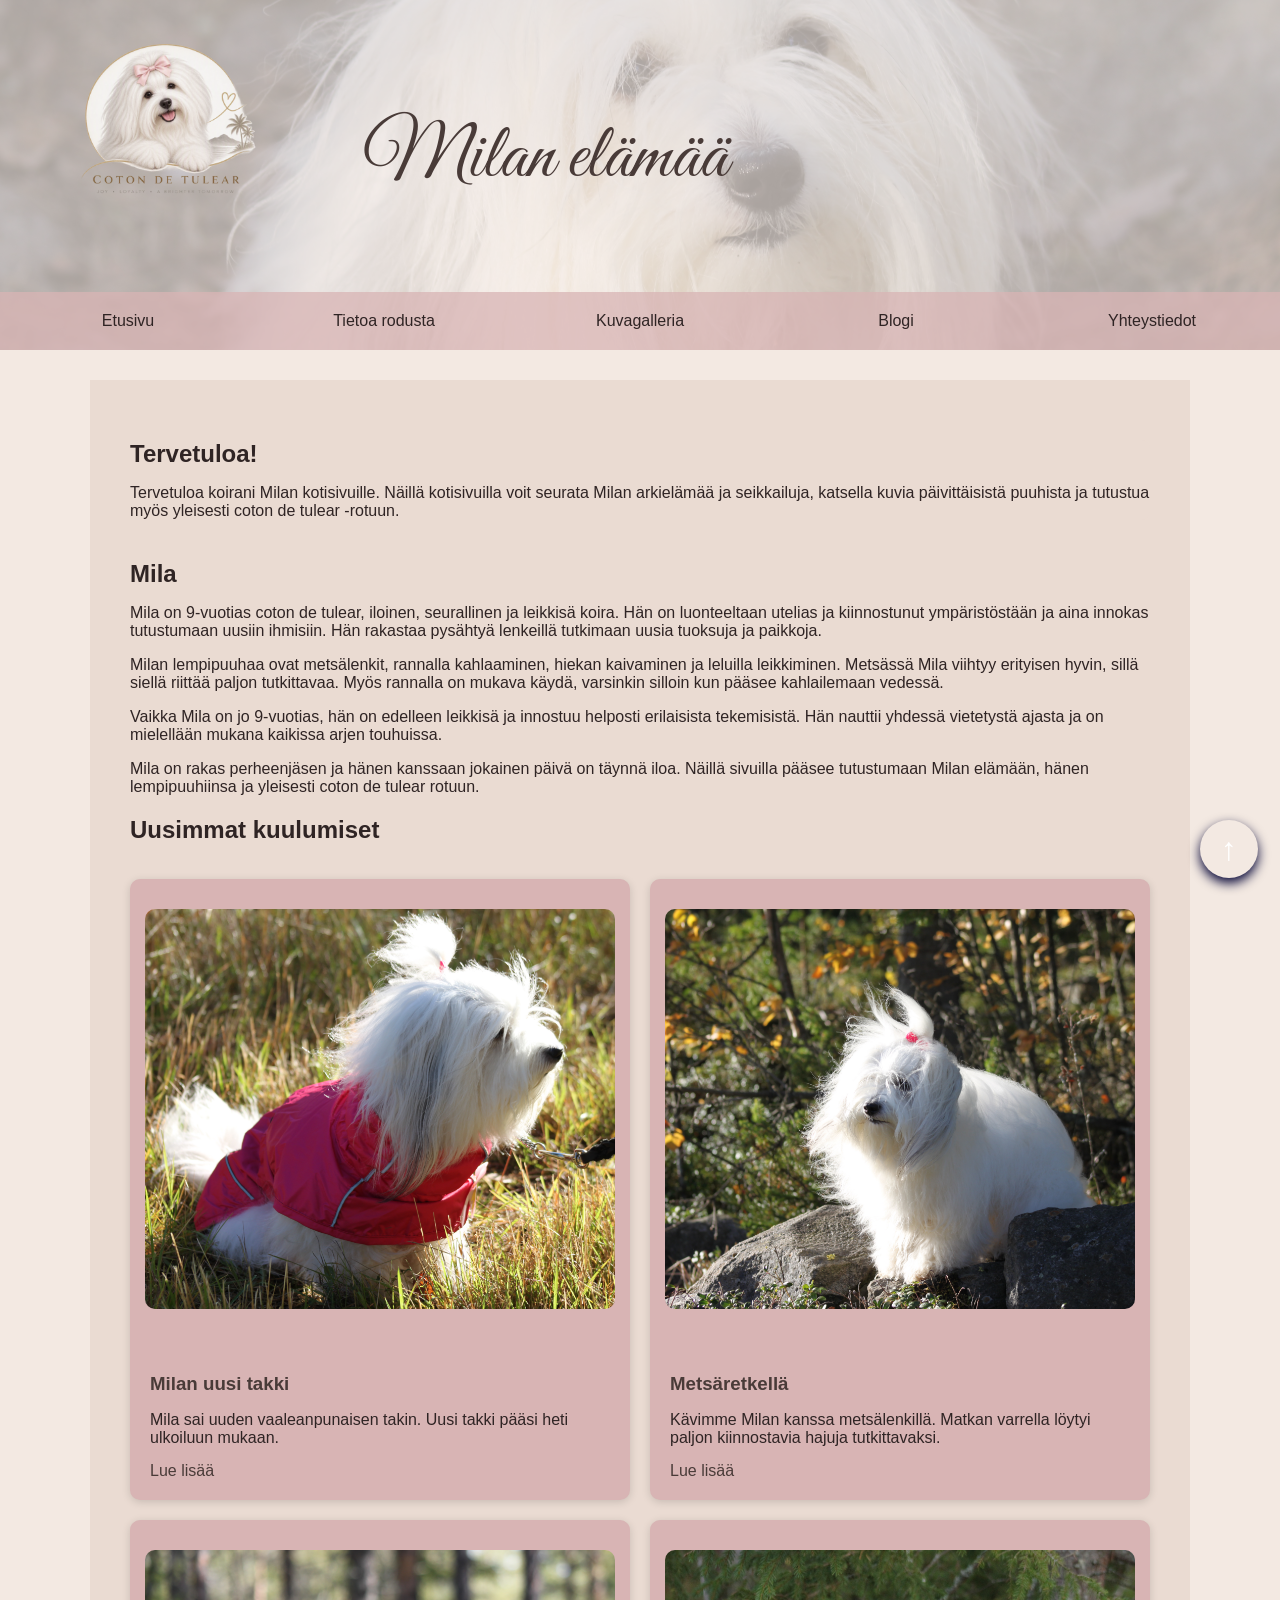
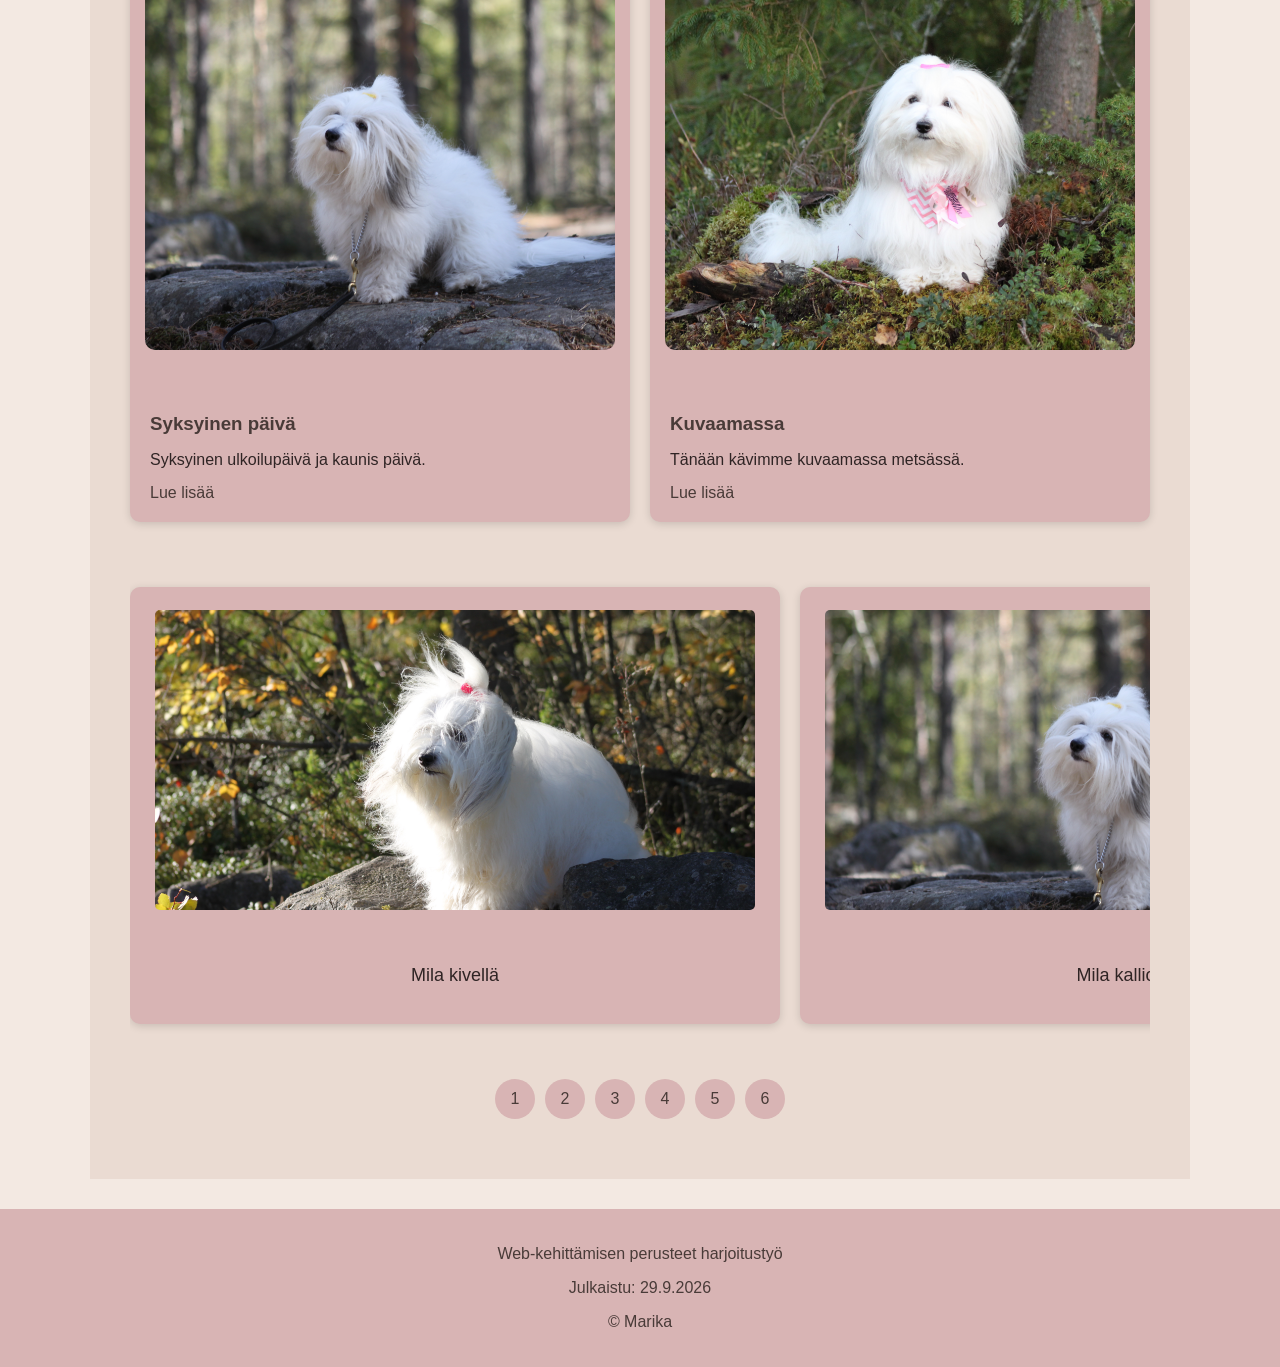
<file: index.html>
<!DOCTYPE html>
<html lang="fi">

<head>
    <meta charset="UTF-8">
    <meta name="viewport" content="width=device-width, initial-scale=1.0">
    <title>Milan kotisivu</title>
    <link rel="preconnect" href="https://fonts.googleapis.com">
    <link rel="preconnect" href="https://fonts.gstatic.com" crossorigin>
    <link href="https://fonts.googleapis.com/css2?family=Great+Vibes&display=swap" rel="stylesheet">
    <link rel="stylesheet" href="css/style.css">
    <link rel="icon" href="images/logo/icon.svg" type="image/svg+xml">
</head>

<body id="alku">
    <!-- Header -->
    <header>
        <img class="logo" src="images/logo.png" alt="Milan elämää -logo">

        <div class="header-content">
            <h1>Milan elämää</h1>
            <!-- Navigation -->
            <nav class="nav">
                <ul>
                    <li><a href="index.html">Etusivu</a></li>
                    <li><a href="information.html">Tietoa rodusta</a></li>
                    <li><a href="gallery.html">Kuvagalleria</a></li>
                    <li><a href="blogi.html">Blogi</a></li>
                    <li><a href="contact.html">Yhteystiedot</a></li>
                </ul>
            </nav>
            </div>
    </header>
    <!-- Main content -->
    <main class="container">
        <section class="intro">
            <h2>Tervetuloa!</h2>
            <p>Tervetuloa koirani Milan kotisivuille.
                Näillä kotisivuilla voit seurata Milan arkielämää ja seikkailuja, katsella kuvia päivittäisistä puuhista ja tutustua myös yleisesti coton de
                tulear -rotuun.
            </p>
        </section>
        <section>
            <h2>Mila </h2>

            <p>Mila on 9-vuotias coton de tulear, iloinen, seurallinen ja leikkisä koira. Hän on
                luonteeltaan utelias ja kiinnostunut ympäristöstään ja aina innokas tutustumaan uusiin ihmisiin. Hän rakastaa pysähtyä lenkeillä
                tutkimaan uusia tuoksuja ja paikkoja.
            </p>
            <p>Milan lempipuuhaa ovat metsälenkit, rannalla kahlaaminen, hiekan kaivaminen ja leluilla
                leikkiminen. Metsässä Mila viihtyy erityisen hyvin, sillä siellä riittää paljon tutkittavaa.
                Myös rannalla on mukava käydä, varsinkin silloin kun pääsee kahlailemaan vedessä.
            </p>
            <p> Vaikka Mila on jo 9-vuotias, hän on edelleen leikkisä ja innostuu helposti erilaisista
                tekemisistä. Hän nauttii yhdessä vietetystä ajasta ja on mielellään mukana kaikissa arjen touhuissa.
            </p>
            <p>
                Mila on rakas perheenjäsen ja hänen kanssaan jokainen päivä on täynnä iloa. Näillä
                sivuilla pääsee tutustumaan Milan elämään, hänen lempipuuhiinsa ja yleisesti coton de tulear rotuun.
            </p>
        </section>
        <!-- cards -->
        <section class="latest-articles">
            <h2>Uusimmat kuulumiset</h2>

            <div class="article-grid">

                <article class="card">
                    <img src="images/mila1.JPG" alt="Koira vaaleanpunaisessa takissa">

                    <div class="card-content">
                        <h3>Milan uusi takki</h3>

                        <p>
                            Mila sai uuden vaaleanpunaisen takin.
                            Uusi takki pääsi heti ulkoiluun mukaan.
                        </p>

                        <a href="blogi.html#uusi-takki">Lue lisää</a>
                    </div>
                </article>


                <article class="card">
                    <img src="images/mila6.JPG" alt="Koira istuu kivellä">

                    <div class="card-content">
                        <h3>Metsäretkellä</h3>

                        <p>
                            Kävimme Milan kanssa metsälenkillä.
                            Matkan varrella löytyi paljon kiinnostavia hajuja tutkittavaksi.
                        </p>

                        <a href="blogi.html#metsaretki">Lue lisää</a>
                    </div>
                </article>


                <article class="card">
                    <img src="images/mila7.JPG" alt="Koira kalliolla">

                    <div class="card-content">
                        <h3>Syksyinen päivä</h3>

                        <p>
                            Syksyinen ulkoilupäivä ja kaunis päivä.
                        </p>

                        <a href="blogi.html#syksyinen-paiva">Lue lisää</a>
                    </div>
                </article>


                <article class="card">
                    <img src="images/IMG_3624.JPG" alt="Koira huivi kaulassa">

                    <div class="card-content">
                        <h3>Kuvaamassa</h3>

                        <p>
                            Tänään kävimme kuvaamassa metsässä.

                        </p>

                        <a href="blogi.html#mila-ja-huivi">Lue lisää</a>
                    </div>
                </article>

            </div>
            <!-- Carousel -->
        </section>
        <section class="carousel-section">

            <div class="carousel">
                <figure class="carousel-item" id="slide1">
                    <img src="images/mila6.JPG" alt="Koira kivellä">
                    <figcaption>Mila kivellä</figcaption>
                </figure>
                <figure class="carousel-item" id="slide2">
                    <img src="images/mila7.JPG" alt="Koira kalliolla">
                    <figcaption>Mila kalliolla</figcaption>
                </figure>
                <figure class="carousel-item" id="slide3">
                    <img src="images/mila8.JPG" alt="Koira kalliolla">
                    <figcaption>Mila kalliolla</figcaption>
                </figure>
                <figure class="carousel-item" id="slide4">
                    <img src="images/mila9.JPG" alt="Koira kannolla">
                    <figcaption>Mila kannolla</figcaption>
                </figure>
                <figure class="carousel-item" id="slide5">
                    <img src="images/milatitoroope.JPG" alt="Koirat Mila, Tito ja Roope">
                    <figcaption>Mila, Tito ja Roope</figcaption>
                </figure>
                <figure class="carousel-item" id="slide6">
                    <img src="images/IMG_3624.JPG" alt="Koira huivi kaulassa">
                    <figcaption>Mila huivi kaulassa</figcaption>
                </figure>
            </div>
            <nav class="carousel-nav">
                <a href="#slide1">1</a>
                <a href="#slide2">2</a>
                <a href="#slide3">3</a>
                <a href="#slide4">4</a>
                <a href="#slide5">5</a>
                <a href="#slide6">6</a>
            </nav>
        </section>




    </main>
    <!-- Footer -->
    <footer>
        <p>Web-kehittämisen perusteet harjoitustyö</p>
        <p>Julkaistu: <time datetime="2026-09-10">29.9.2026</time></p>
        <p>&copy; Marika</p>
    </footer>

    <!-- up button -->
     

    <a class="takaisin-ylos" href="#alku">&uarr;</a>
</body>

</html>
</file>
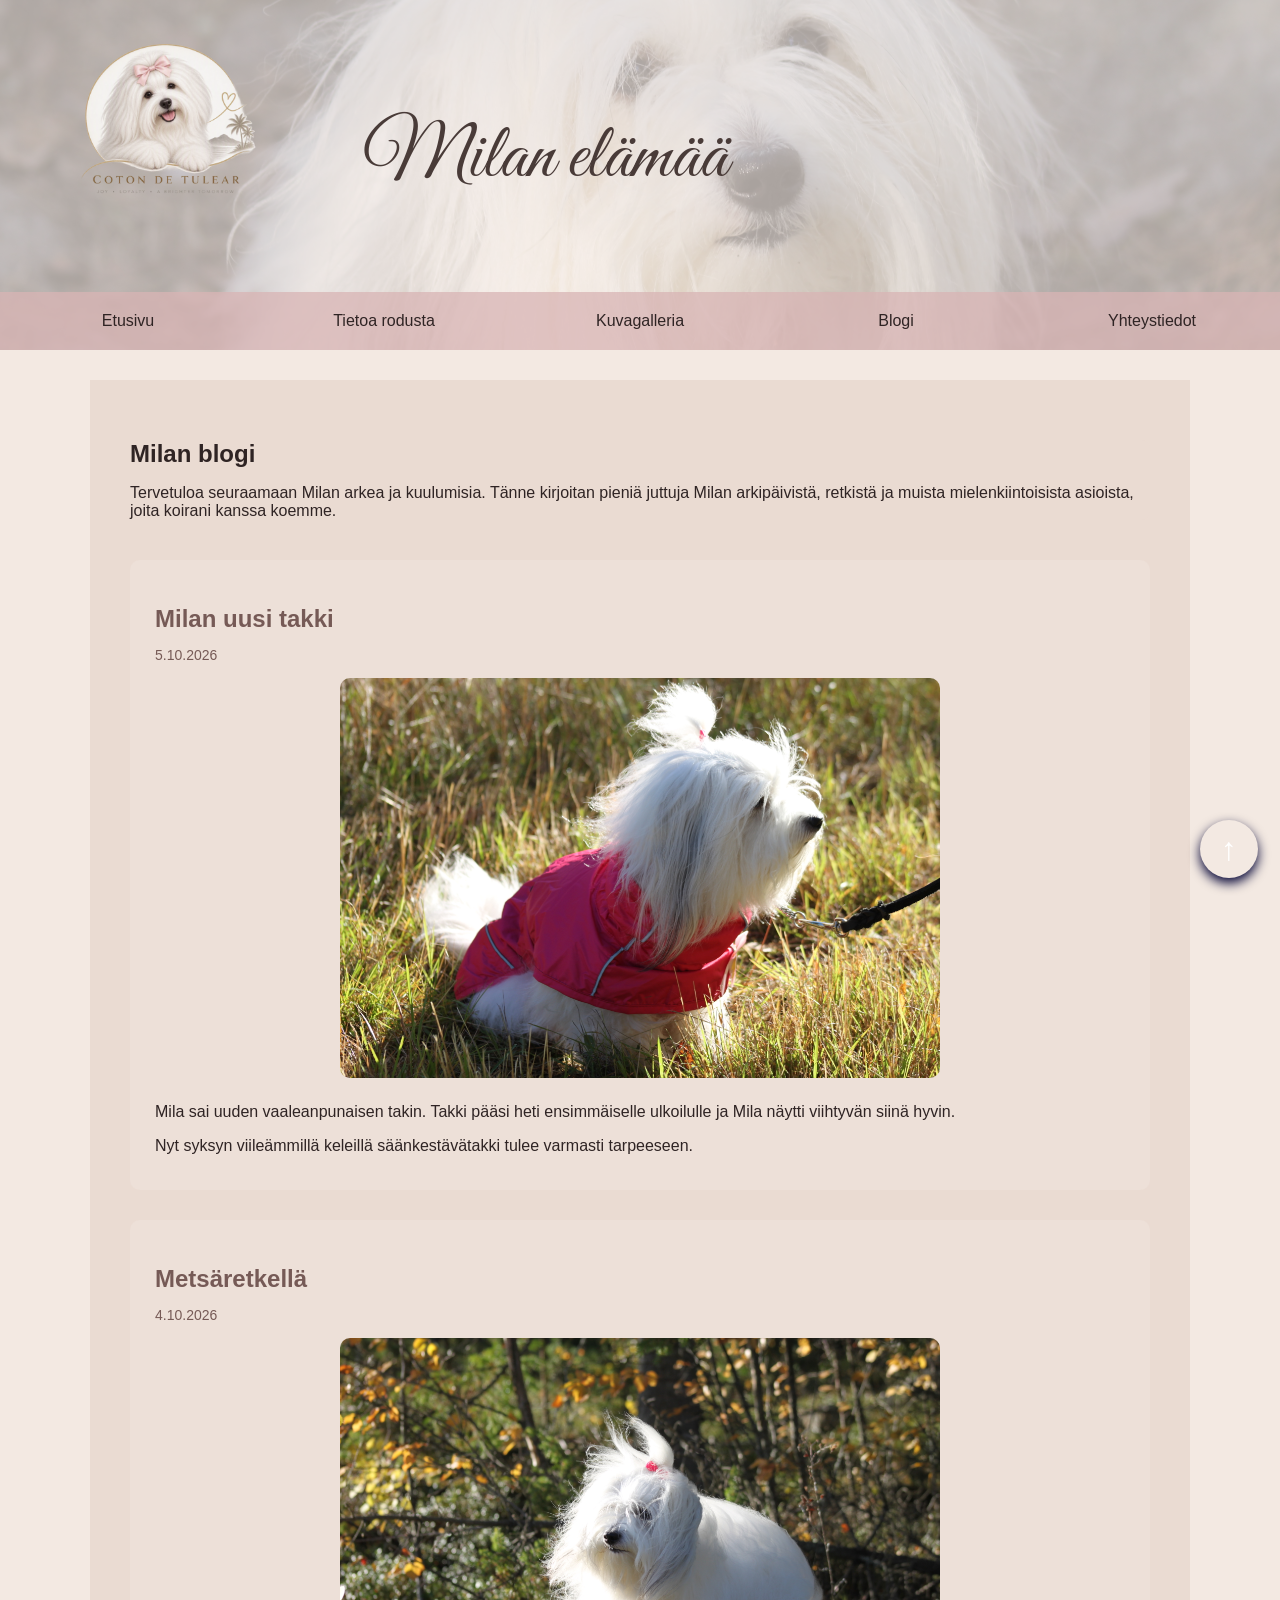
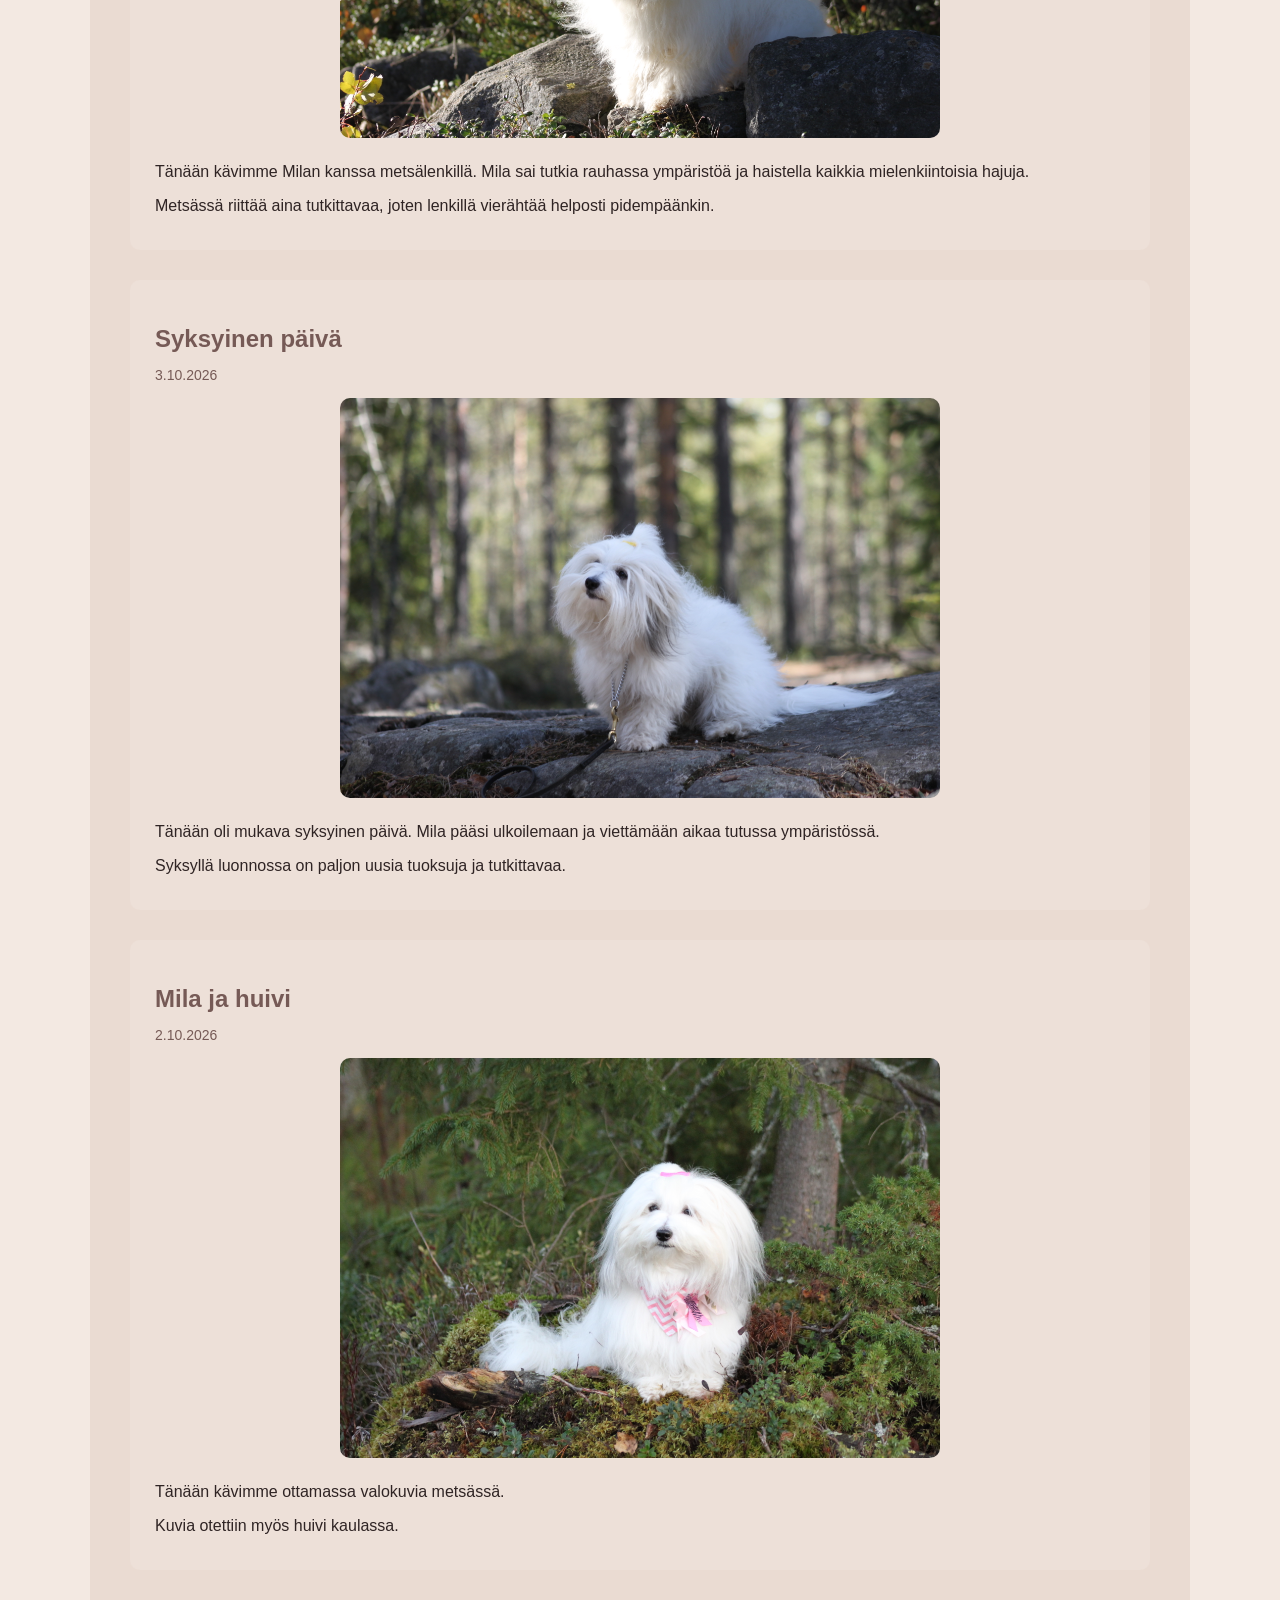
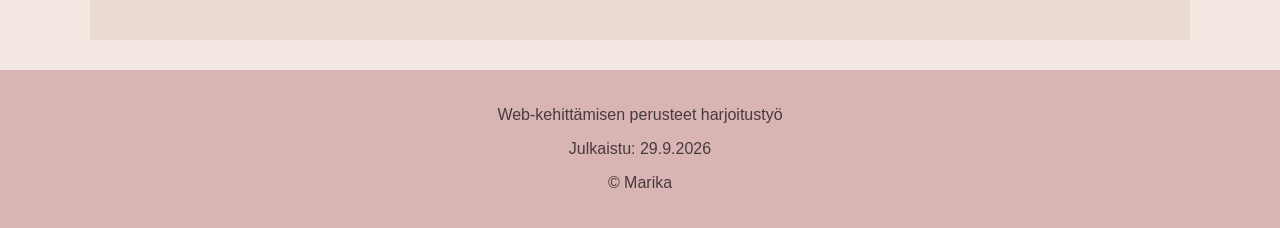
<file: blogi.html>
<!DOCTYPE html>
<html lang="fi">

<head>
    <meta charset="UTF-8">
    <meta name="viewport" content="width=device-width, initial-scale=1.0">

    <title>Milan blogi</title>

    <link rel="preconnect" href="https://fonts.googleapis.com">
    <link rel="preconnect" href="https://fonts.gstatic.com" crossorigin>
    <link href="https://fonts.googleapis.com/css2?family=Great+Vibes&display=swap" rel="stylesheet">
    <link rel="stylesheet" href="css/style.css">
    <link rel="icon" href="images/logo/icon.svg" type="image/svg+xml">

</head>

<body id="alku">
    <header>
        <img class="logo" src="images/logo.png" alt="Milan elämää -logo">

        <div class="header-content">
            <h1>Milan elämää</h1>
            <nav class="nav">
                <ul>
                    <li><a href="index.html">Etusivu</a></li>
                    <li><a href="information.html">Tietoa rodusta</a></li>
                    <li><a href="gallery.html">Kuvagalleria</a></li>
                    <li><a href="blogi.html">Blogi</a></li>
                    <li><a href="contact.html">Yhteystiedot</a></li>
                </ul>
            </nav>
        </div>
    </header>


    <main class="container">

        <section class="intro">
            <h2>Milan blogi</h2>

            <p>
                Tervetuloa seuraamaan Milan arkea ja kuulumisia.
                Tänne kirjoitan pieniä juttuja Milan arkipäivistä,
                retkistä ja muista mielenkiintoisista asioista, joita
                koirani kanssa koemme.
            </p>
        </section>
        <!-- Blog posts -->

        <section class="blog">

            <article class="blog-post" id="uusi-takki">
                <h2>Milan uusi takki</h2>

                <p class="blog-date">
                    <time datetime="2026-10-05">5.10.2026</time>
                </p>

                <img src="images/mila1.JPG" alt="Koira vaaleanpunaisessa takissa">

                <p>
                    Mila sai uuden vaaleanpunaisen takin.
                    Takki pääsi heti ensimmäiselle ulkoilulle
                    ja Mila näytti viihtyvän siinä hyvin.
                </p>

                <p>
                    Nyt syksyn viileämmillä keleillä säänkestävätakki tulee
                    varmasti tarpeeseen.
                </p>
            </article>


            <article class="blog-post" id="metsaretki">
                <h2>Metsäretkellä</h2>

                <p class="blog-date">
                    <time datetime="2026-10-04">4.10.2026</time>
                </p>

                <img src="images/mila6.JPG" alt="Koira kivellä metsässä">

                <p>
                    Tänään kävimme Milan kanssa metsälenkillä.
                    Mila sai tutkia rauhassa ympäristöä ja haistella
                    kaikkia mielenkiintoisia hajuja.
                </p>

                <p>
                    Metsässä riittää aina tutkittavaa, joten lenkillä
                    vierähtää helposti pidempäänkin.
                </p>
            </article>


            <article class="blog-post" id="syksyinen-paiva">
                <h2>Syksyinen päivä</h2>

                <p class="blog-date">
                    <time datetime="2026-10-03">3.10.2026</time>
                </p>

                <img src="images/mila7.JPG" alt="Koira kalliolla">

                <p>
                    Tänään oli mukava syksyinen päivä.
                    Mila pääsi ulkoilemaan ja viettämään aikaa
                    tutussa ympäristössä.
                </p>

                <p>
                    Syksyllä luonnossa on paljon uusia tuoksuja
                    ja tutkittavaa.
                </p>
            </article>


            <article class="blog-post" id="mila-ja-huivi">
                <h2>Mila ja huivi</h2>

                <p class="blog-date">
                    <time datetime="2026-10-02">2.10.2026</time>
                </p>

                <img src="images/IMG_3624.JPG" alt="koira huivi kaulassa">

                <p>
                    Tänään kävimme ottamassa valokuvia metsässä.
                </p>

                <p>
                    Kuvia otettiin myös huivi kaulassa.
                </p>
            </article>

        </section>

    </main>

    <!-- Footer -->

    <footer>
        <p>Web-kehittämisen perusteet harjoitustyö</p>
        <p>Julkaistu: <time datetime="2026-09-29">29.9.2026</time></p>
        <p>&copy; Marika</p>
    </footer>

    <!-- up button -->
    <a class="takaisin-ylos" href="#alku">&uarr;</a>
</body>

</html>
</file>
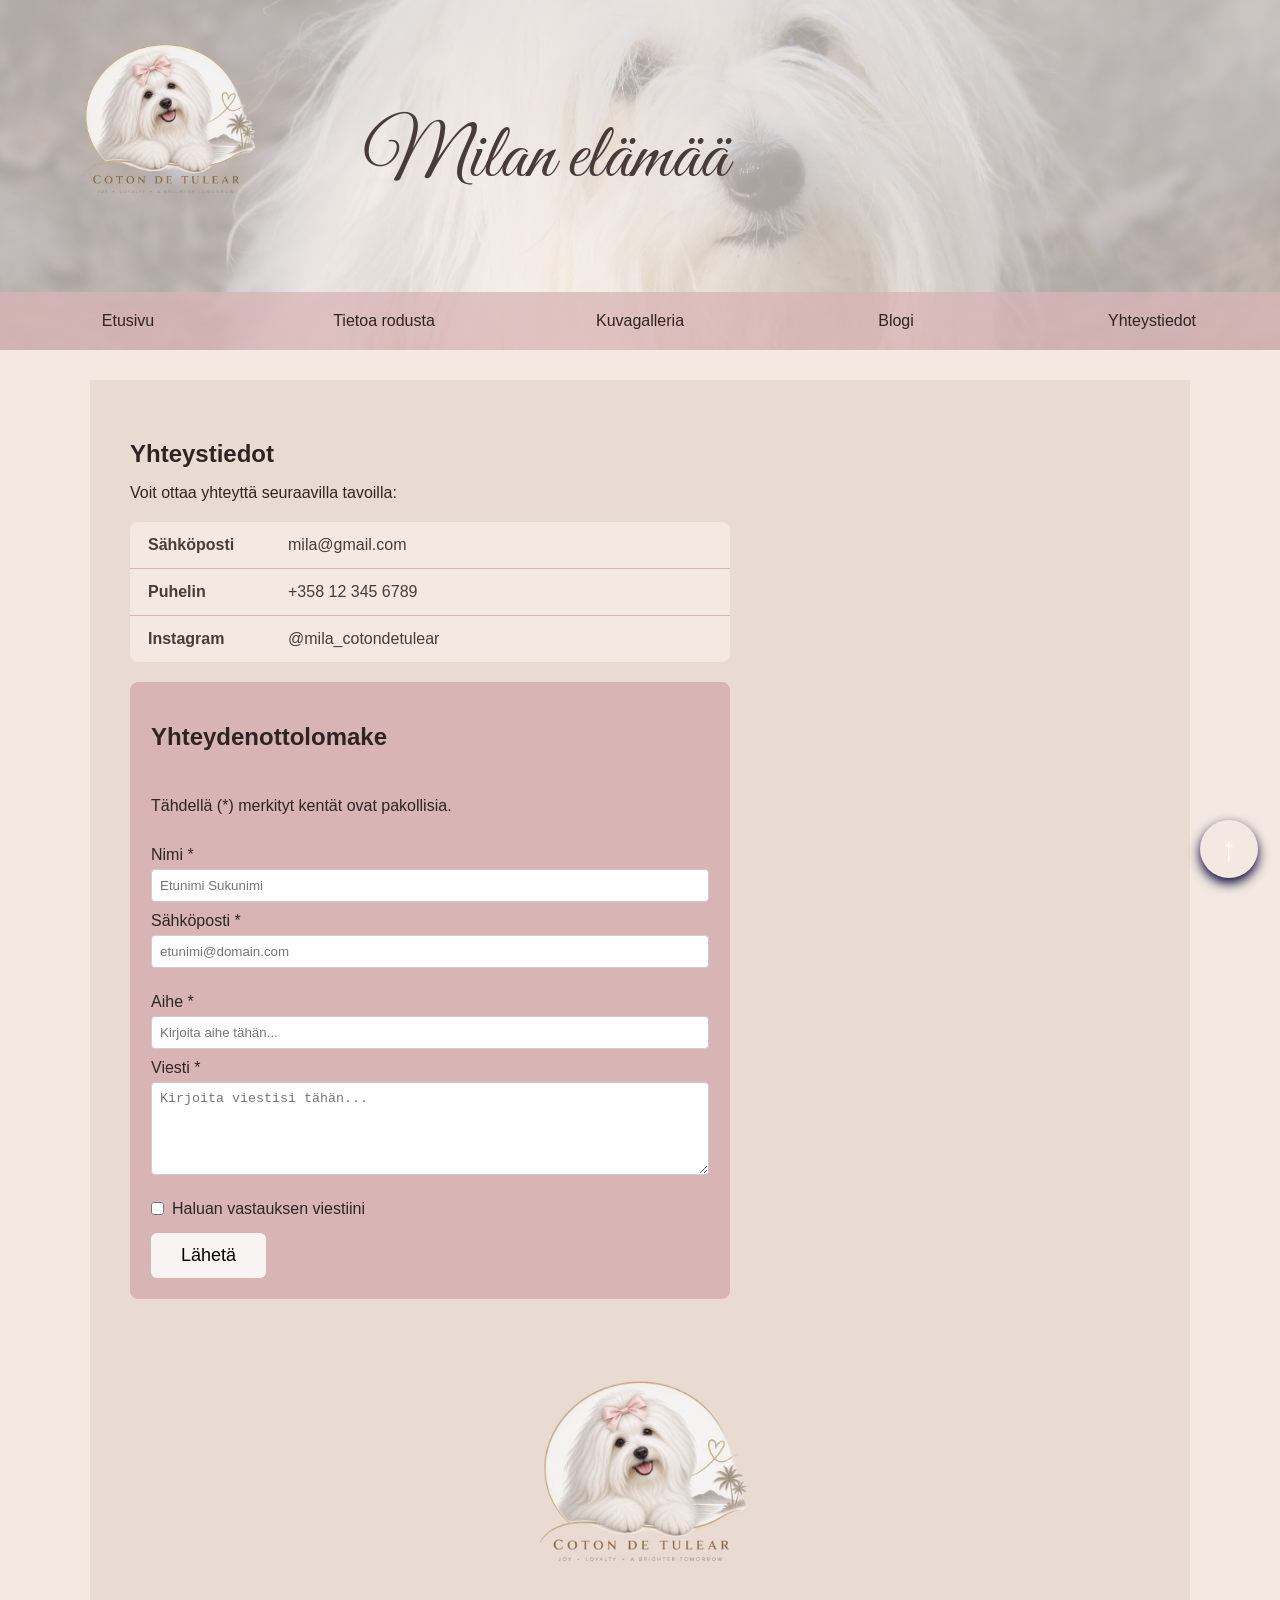
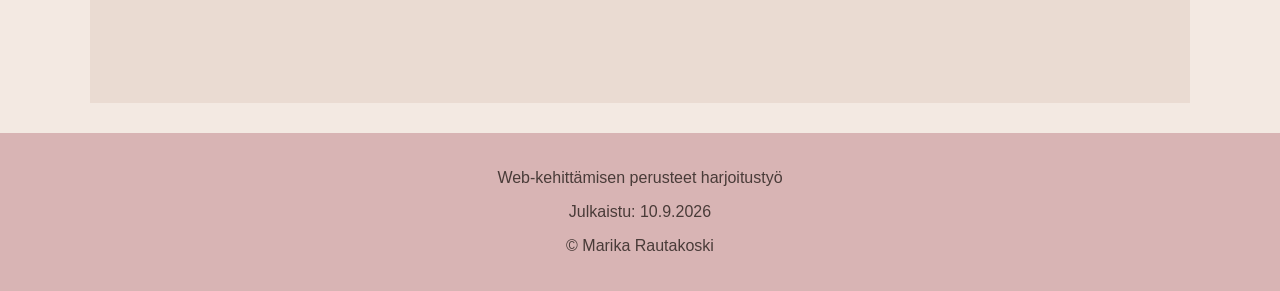
<file: contact.html>
<!DOCTYPE html>
<html lang="fi">

<head>
    <meta charset="UTF-8">
    <meta name="viewport" content="width=device-width, initial-scale=1.0">
    <title>Yhteystiedot</title>
    <link rel="preconnect" href="https://fonts.googleapis.com">
    <link rel="preconnect" href="https://fonts.gstatic.com" crossorigin>
    <link href="https://fonts.googleapis.com/css2?family=Great+Vibes&display=swap" rel="stylesheet">
    <link rel="stylesheet" href="css/style.css">
    <link rel="icon" href="images/logo/icon.svg" type="image/svg+xml">

</head>

<body id="alku">
    <!-- Header -->
    <header>
        <img class="logo" src="images/logo.png" alt="Milan elämää -logo">

        <div class="header-content">
            <h1>Milan elämää</h1>
            <!-- Navigation -->
            <nav class="nav">
                <ul>
                    <li><a href="index.html">Etusivu</a></li>
                    <li><a href="information.html">Tietoa rodusta</a></li>
                    <li><a href="gallery.html">Kuvagalleria</a></li>
                    <li><a href="blogi.html">Blogi</a></li>
                    <li><a href="contact.html">Yhteystiedot</a></li>
                </ul>
            </nav>
        </div>
    </header>
    <!-- Main content -->
    <main class="container">
        <h2>Yhteystiedot</h2>
        <p>Voit ottaa yhteyttä seuraavilla tavoilla:</p>
<!-- Contact information table -->
<table class="contact">
    <tbody>
        <tr>
            <th>Sähköposti</th>
            <td>
                <a href="mailto:mila@gmail.com">mila@gmail.com</a>
            </td>
        </tr>
        <tr>
            <th>Puhelin</th>
            <td>
                <a href="tel:+358123456789">+358 12 345 6789</a>
            </td>
        </tr>
        <tr>
            <th>Instagram</th>
            <td>
                <a href="https://www.instagram.com/mila_cotondetulear/">@mila_cotondetulear</a>
            </td>
        </tr>
    </tbody>
</table>
   
<!-- Contact form -->
         <form class="form" action="#" method="post">
        <h2>Yhteydenottolomake</h2>
        <p>Tähdellä (*) merkityt kentät ovat pakollisia.</p>

        <fieldset>
            <div class="field">
                <label for="name">
                    Nimi <span class="required">*</span>
                </label>
                <input
                    type="text"
                    id="name"
                    name="fullname"
                    placeholder="Etunimi Sukunimi"
                    autocomplete="name"
                    required>
            </div>

            <div class="field">
                <label for="email">
                    Sähköposti <span class="required">*</span>
                </label>
                <input
                    type="email"
                    id="email"
                    name="email"
                    placeholder="etunimi@domain.com"
                    autocomplete="email"
                    required>
            </div>
        </fieldset>

        <fieldset>
            <div class="field">
                <label for="subject">
                    Aihe <span class="required">*</span>
                </label>
                <input
                    type="text"
                    id="subject"
                    name="subject"
                    placeholder="Kirjoita aihe tähän..."
                    required>
            </div>

            <div class="field">
                <label for="message">
                    Viesti <span class="required">*</span>
                </label>
                <textarea
                    id="message"
                    name="message"
                    placeholder="Kirjoita viestisi tähän..."
                    rows="5"
                    required></textarea>
            </div>
        </fieldset>

        <div class="options">
            <input type="checkbox" id="answer" name="answer">
            <label for="answer">Haluan vastauksen viestiini</label>
        </div>

        <div class="buttons">
            <button type="submit">Lähetä</button>
        </div>
    </form>
<!-- Logo -->
            <div>
                <figure class="contact-logo">
                    <img src="images/logo.png" alt="Milan elämää -logo">
                </figure>
            </div>
    </main>
    <!-- Footer -->
    <footer>
        <p>Web-kehittämisen perusteet harjoitustyö</p>
        <p>Julkaistu: <time datetime="2026-09-10">10.9.2026</time></p>
        <p>&copy; Marika Rautakoski</p>
    </footer>
    <!-- up button -->
    <a class="takaisin-ylos" href="#alku">&uarr;</a>
</body>

</html>
</file>
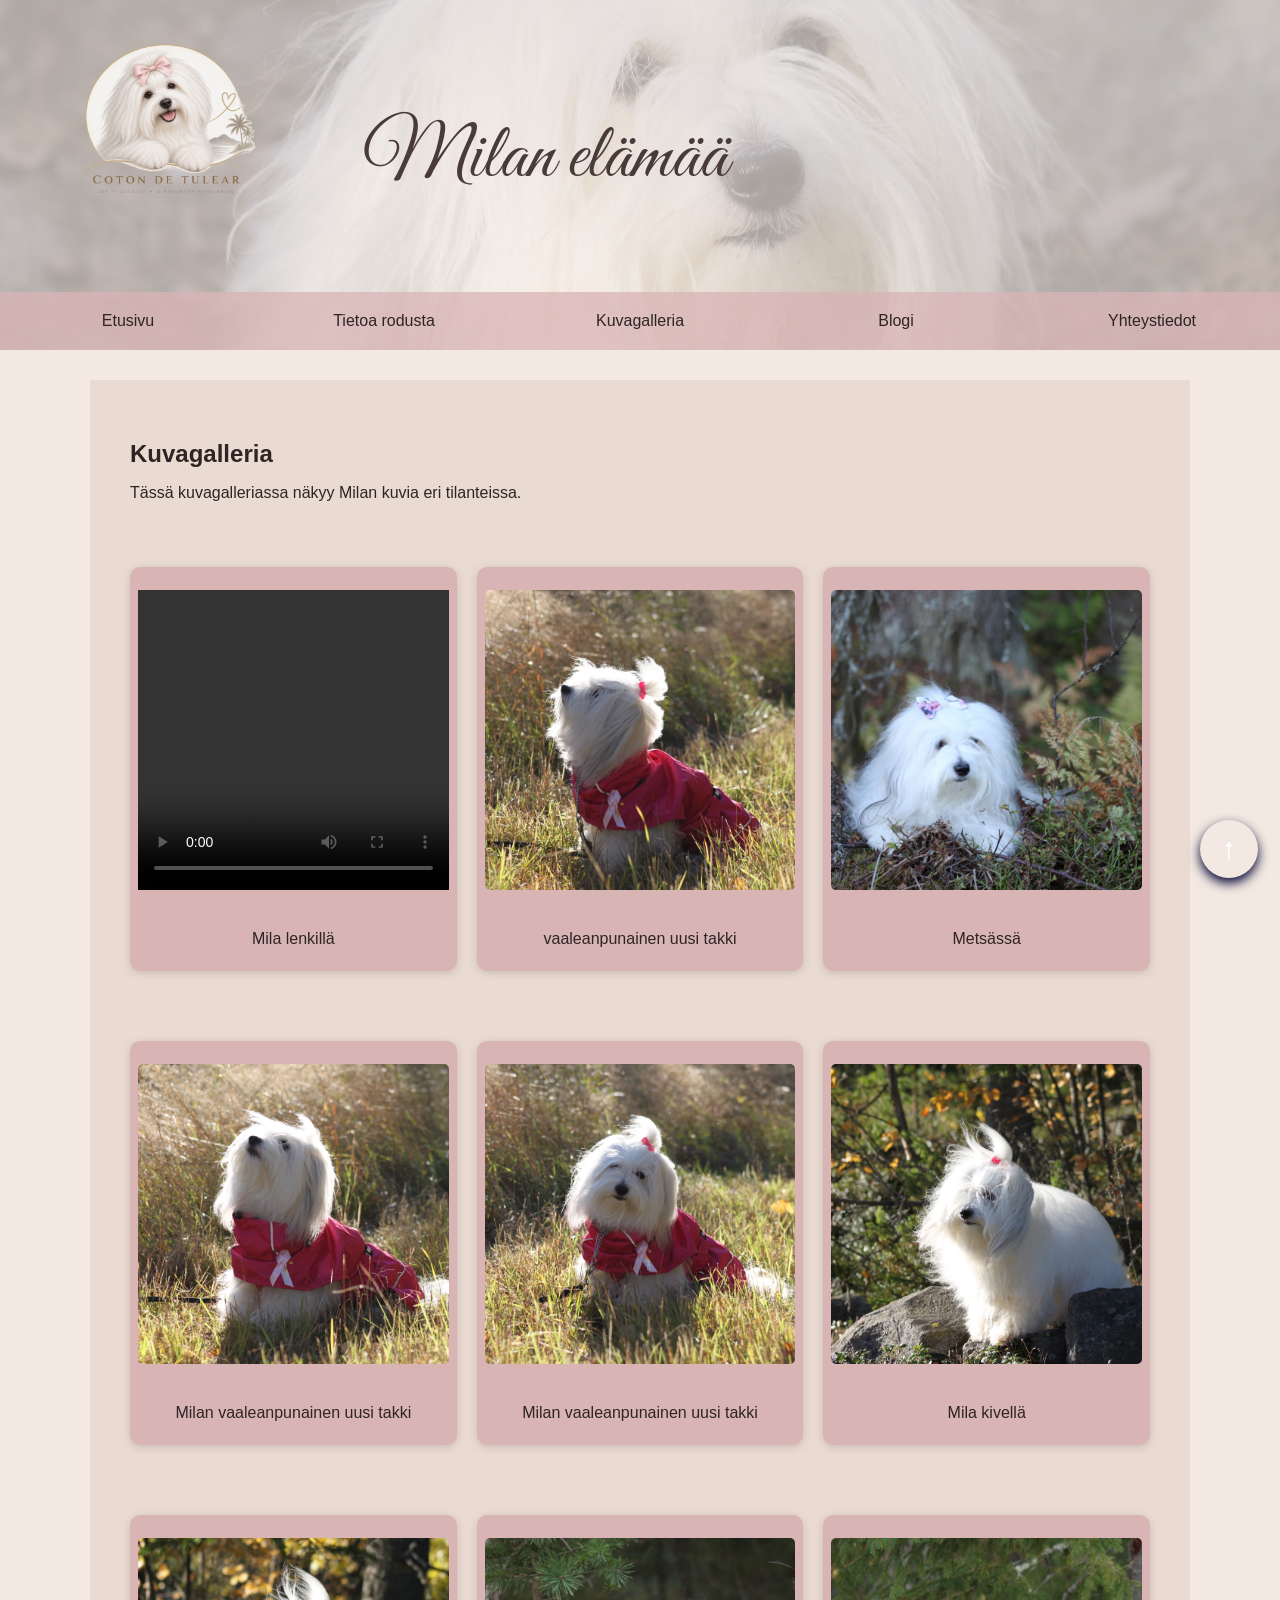
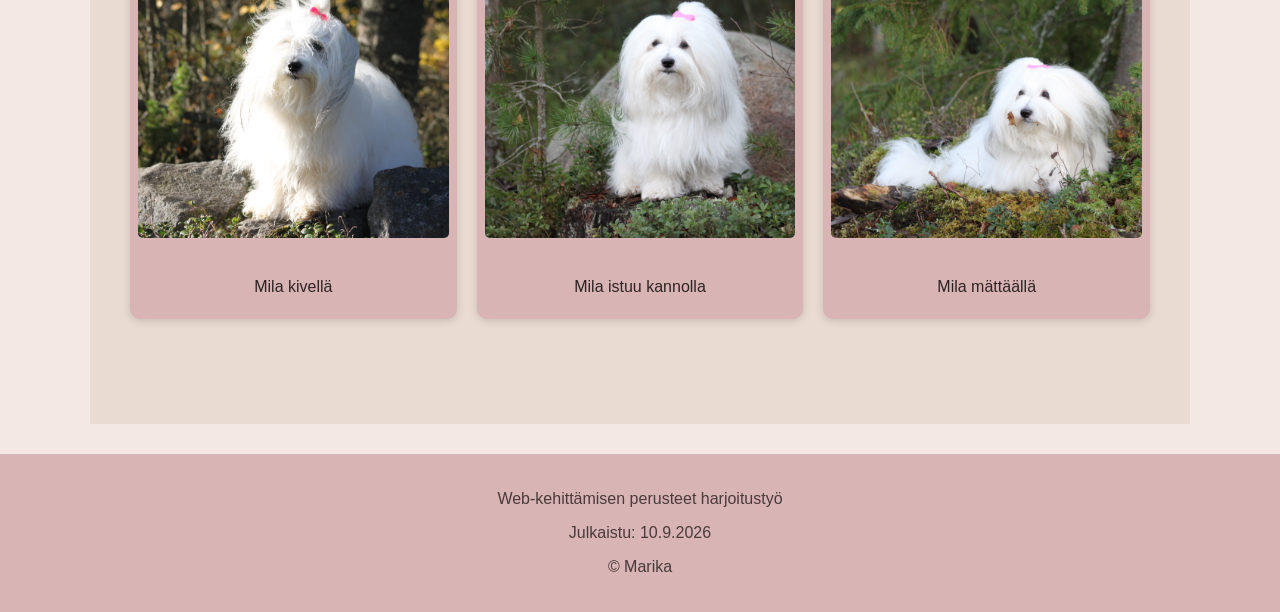
<file: gallery.html>
<!DOCTYPE html>
<html lang="fi">

<head>
    <meta charset="UTF-8">
    <meta name="viewport" content="width=device-width, initial-scale=1.0">
    <title>Kuvagalleria</title>
    <link rel="preconnect" href="https://fonts.googleapis.com">
    <link rel="preconnect" href="https://fonts.gstatic.com" crossorigin>
    <link href="https://fonts.googleapis.com/css2?family=Great+Vibes&display=swap" rel="stylesheet">
    <link rel="stylesheet" href="css/style.css">
    <link rel="icon" href="images/logo/icon.svg" type="image/svg+xml">

</head>

<body id="alku">
    <!-- Header -->
    <header>
        <img class="logo" src="images/logo.png" alt="Milan elämää -logo">

        <div class="header-content">
            <h1>Milan elämää</h1>
            <!-- Navigation -->
            <nav class="nav">
                <ul>
                    <li><a href="index.html">Etusivu</a></li>
                    <li><a href="information.html">Tietoa rodusta</a></li>
                    <li><a href="gallery.html">Kuvagalleria</a></li>
                    <li><a href="blogi.html">Blogi</a></li>
                    <li><a href="contact.html">Yhteystiedot</a></li>
                </ul>
            </nav>
        </div>
    </header>
    <!-- Main content -->
    <main class="container">
        <section class="intro">
            <h2>Kuvagalleria</h2>
            <p>Tässä kuvagalleriassa näkyy Milan kuvia eri tilanteissa.</p>
        </section>
        <!-- Gallery section -->
        <section class="gallery-section">
            <div class="gallery">
                <figure class="gallery-item video-item">
                    <div class="video-inner">
                    <video class="gallery-video" controls preload="metadata">
                        <source src="images/milavideo.mp4" type="video/mp4">
                    </video>
                </div>
                    <figcaption>Mila lenkillä</figcaption>
                </figure>
                <figure class="gallery-item">
                    <img src="images/mila2.JPG" alt="koira ja vaaleanpunainen takki">
                    <figcaption>vaaleanpunainen uusi takki</figcaption>
                </figure>
                <figure class="gallery-item">
                    <img src="images/IMG_0357.JPG" alt="koira rusetti päässä metsässä">
                    <figcaption>Metsässä</figcaption>
                </figure>
                <figure class="gallery-item">
                    <img src="images/mila4.JPG" alt="Koira ja vaaleanpunainen takki">
                    <figcaption>Milan vaaleanpunainen uusi takki</figcaption>
                </figure>
                <figure class="gallery-item">
                    <img src="images/mila5.JPG" alt="Koira ja vaaleanpunainen takki">
                    <figcaption>Milan vaaleanpunainen uusi takki</figcaption>
                </figure>
                <figure class="gallery-item">
                    <img src="images/mila6.JPG" alt="Koira kivellä">
                    <figcaption>Mila kivellä</figcaption>
                </figure>
                <figure class="gallery-item">
                    <img src="images/mila14.JPG" alt="Koira kivellä">
                    <figcaption>Mila kivellä</figcaption>
                </figure>
                <figure class="gallery-item">
                    <img src="images/mila15.JPG" alt="Koira istuu kannolla">
                    <figcaption>Mila istuu kannolla</figcaption>
                </figure>
                <figure class="gallery-item">
                    <img src="images/mila16.JPG" alt="Koira mättäällä">
                    <figcaption>Mila mättäällä</figcaption>
                </figure>
            </div>
        </section>
    </main>

    <!-- Footer -->
    <footer>
        <p>Web-kehittämisen perusteet harjoitustyö</p>
        <p>Julkaistu: <time datetime="2026-09-10">10.9.2026</time></p>
        <p>&copy; Marika</p>
    </footer>
    <!-- up button -->
    <a class="takaisin-ylos" href="#alku">&uarr;</a>
</body>

</html>
</file>
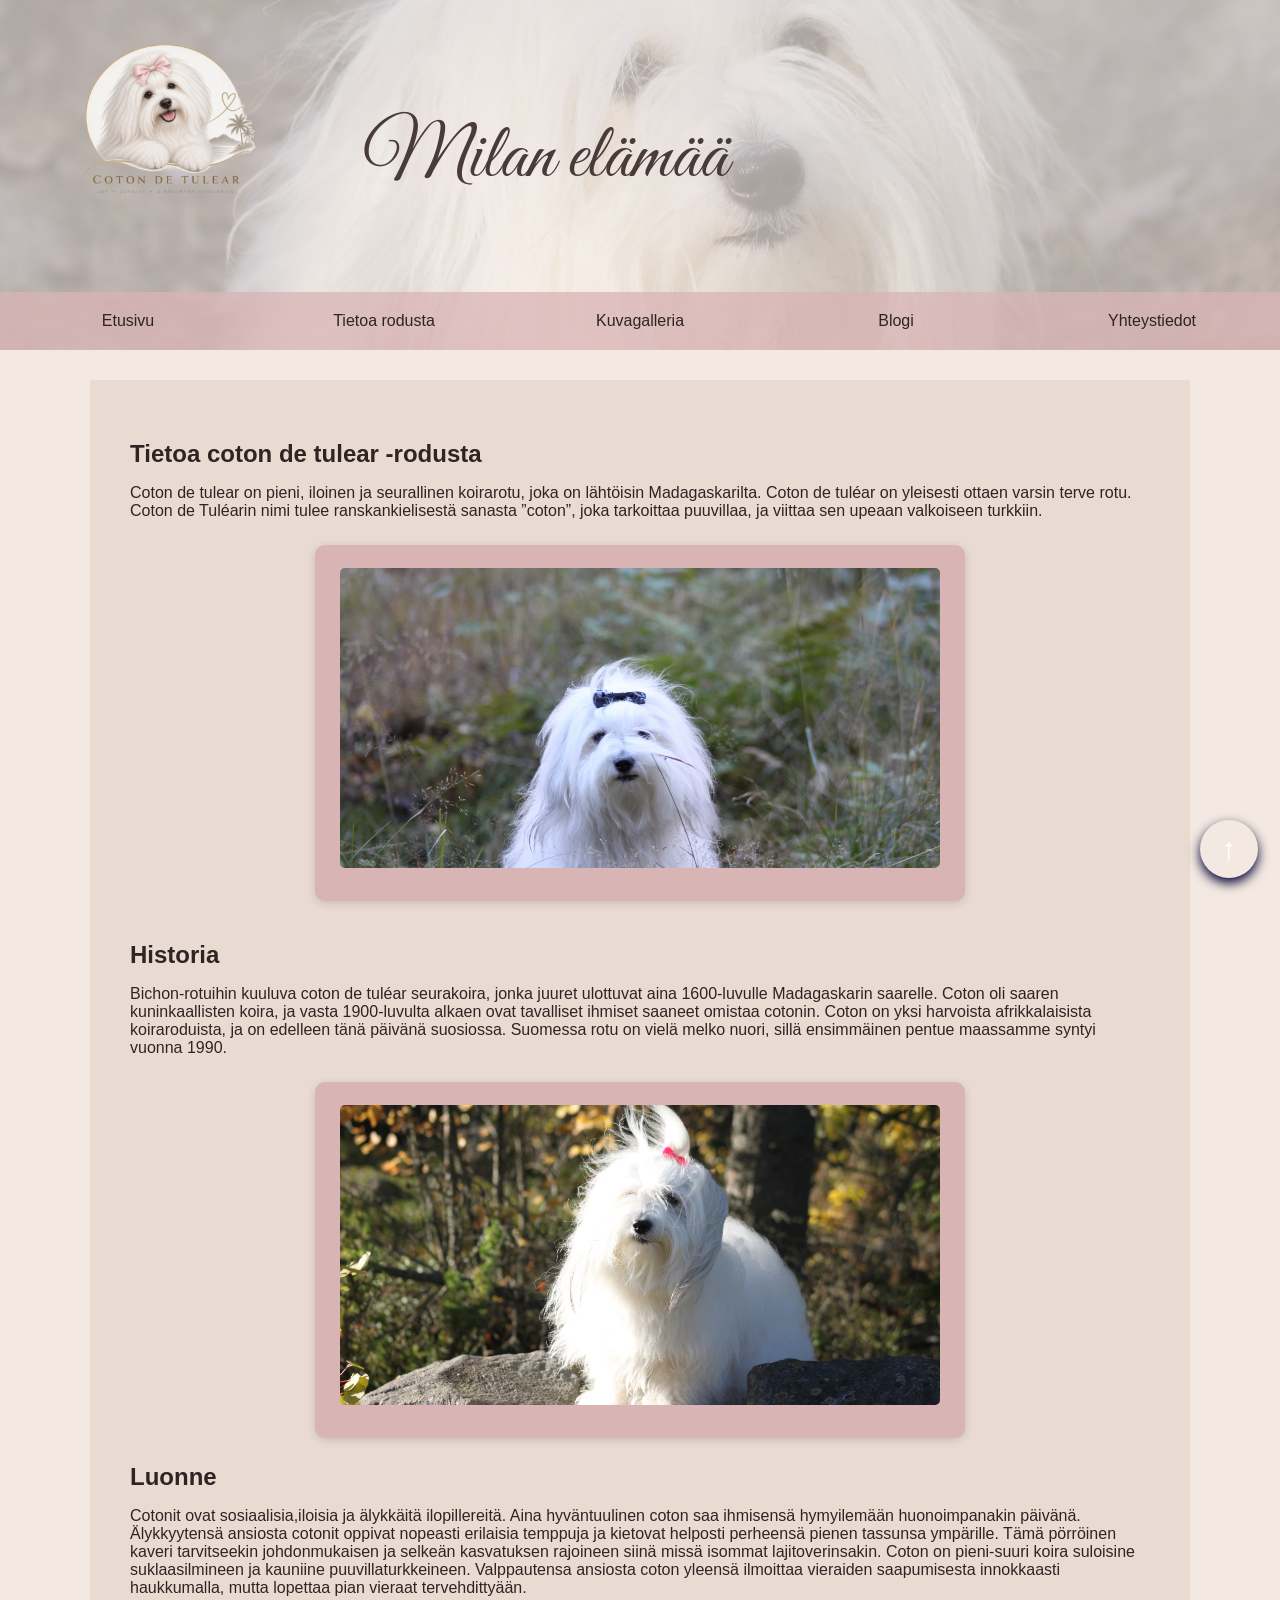
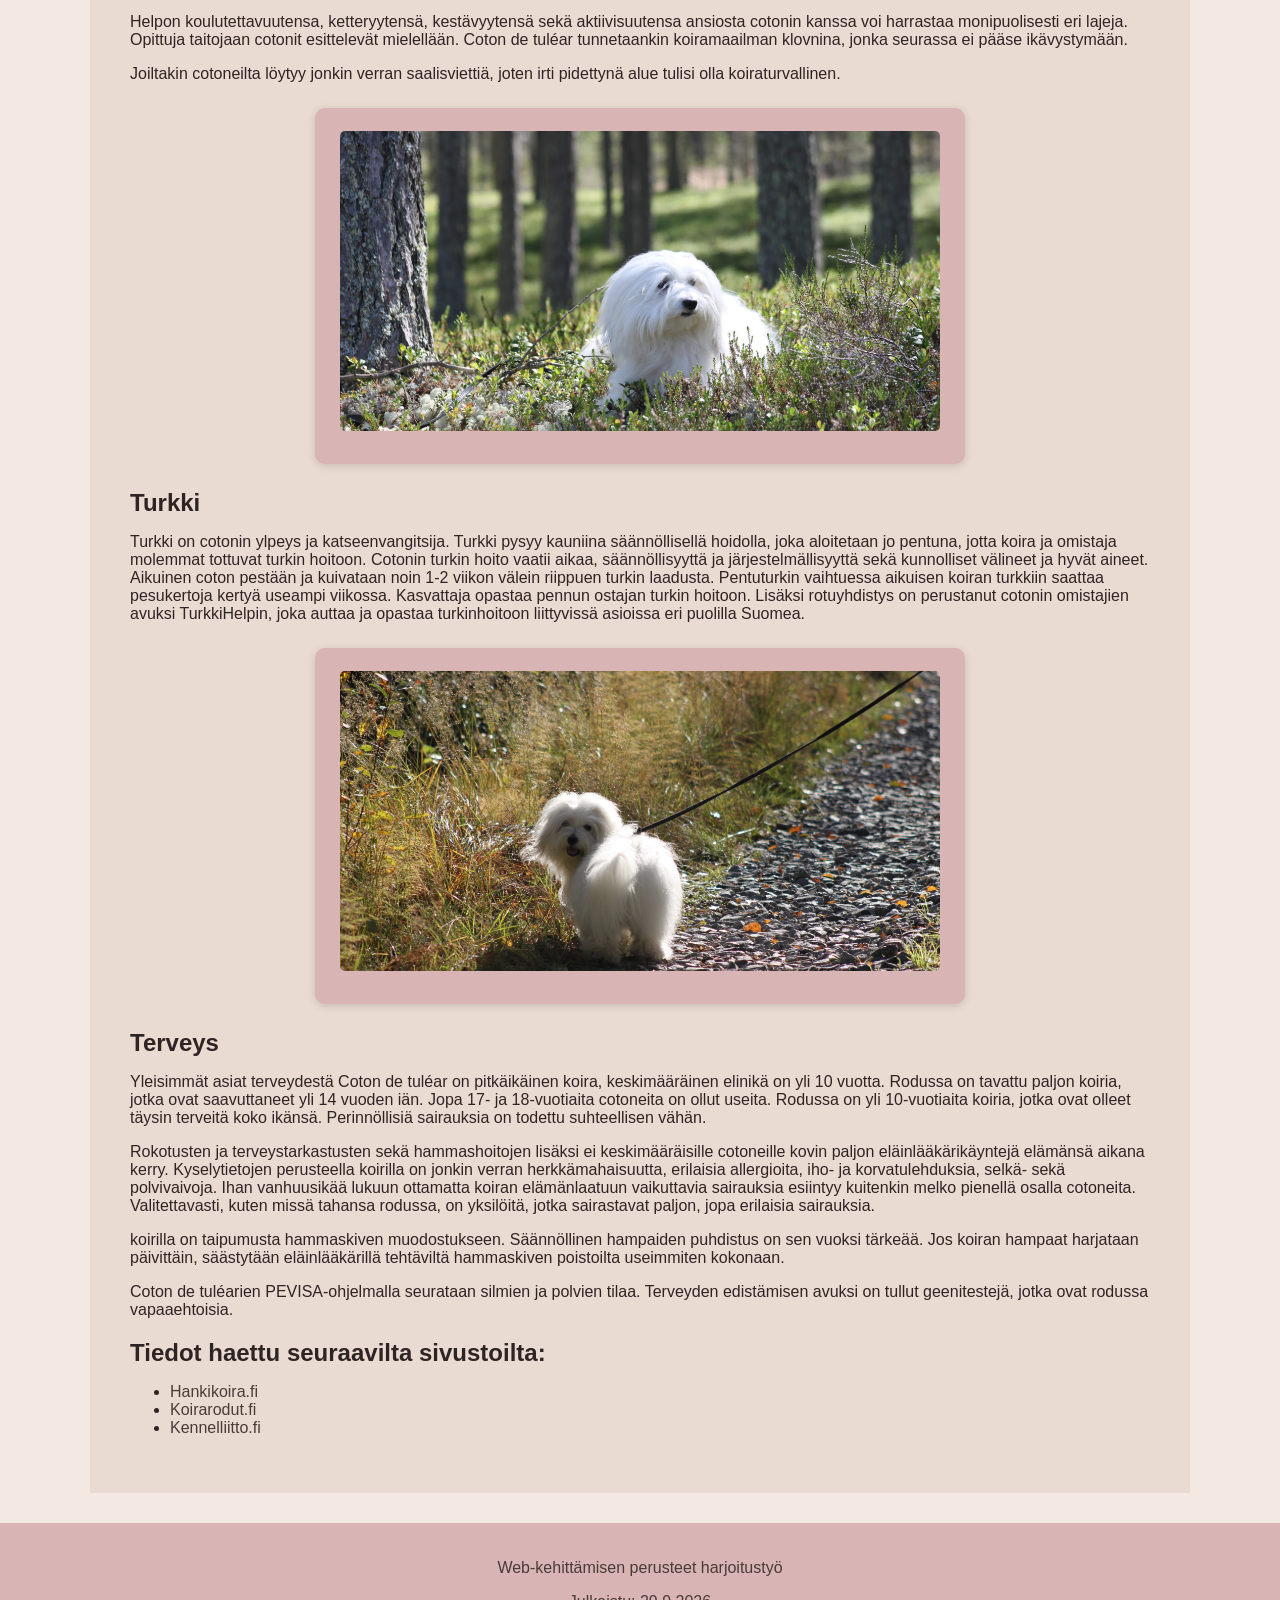
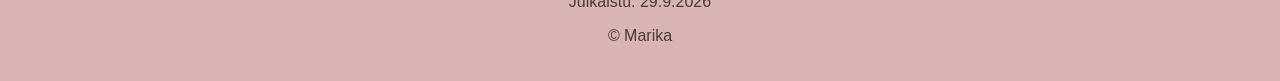
<file: information.html>
<!DOCTYPE html>
<html lang="fi">

<head>
    <meta charset="UTF-8">
    <meta name="viewport" content="width=device-width, initial-scale=1.0">
    <title>Tietoa rodusta</title>
    <link rel="preconnect" href="https://fonts.googleapis.com">
    <link rel="preconnect" href="https://fonts.gstatic.com" crossorigin>
    <link href="https://fonts.googleapis.com/css2?family=Great+Vibes&display=swap" rel="stylesheet">
    <link rel="stylesheet" href="css/style.css">
    <link rel="icon" href="images/logo/icon.svg" type="image/svg+xml">

</head>

<body id="alku">
    <!-- Header -->
    <header>
        <img class="logo" src="images/logo.png" alt="Milan elämää -logo">

        <div class="header-content">
            <h1>Milan elämää</h1>
            <!-- Navigation -->
            <nav class="nav">
                <ul>
                    <li><a href="index.html">Etusivu</a></li>
                    <li><a href="information.html">Tietoa rodusta</a></li>
                    <li><a href="gallery.html">Kuvagalleria</a></li>
                    <li><a href="blogi.html">Blogi</a></li>
                    <li><a href="contact.html">Yhteystiedot</a></li>
                </ul>
            </nav>
        </div>
    </header>
    <!-- Main content -->
    <main class="container">

        <section class="intro">
            <h2>Tietoa coton de tulear -rodusta</h2>
            <p>
                Coton de tulear on pieni, iloinen ja seurallinen koirarotu,
                joka on lähtöisin Madagaskarilta. Coton de tuléar on yleisesti ottaen varsin terve rotu.
                Coton de Tuléarin nimi tulee ranskankielisestä sanasta ”coton”, joka tarkoittaa puuvillaa, ja viittaa
                sen upeaan valkoiseen turkkiin.
            </p>


            <figure>
                <img src="images/mila19.JPG" alt="Coton de tulear koira">
            </figure>
        </section>

        <section>
            <h2>Historia</h2>
            <p>
                Bichon-rotuihin kuuluva coton de tuléar seurakoira, jonka juuret ulottuvat aina 1600-luvulle
                Madagaskarin saarelle. Coton oli saaren kuninkaallisten koira, ja vasta 1900-luvulta alkaen ovat
                tavalliset ihmiset saaneet omistaa cotonin. Coton on yksi harvoista afrikkalaisista koiraroduista, ja on
                edelleen tänä päivänä suosiossa. Suomessa rotu on vielä melko nuori, sillä ensimmäinen pentue maassamme
                syntyi vuonna 1990.
            </p>
            <figure>
                <img src="images/mila14.JPG" alt="Coton de tulear koira kivellä">
            </figure>

        </section>

        <section>
            <h2>Luonne</h2>
            <p>
                Cotonit ovat sosiaalisia,iloisia ja älykkäitä ilopillereitä. Aina hyväntuulinen coton saa ihmisensä
                hymyilemään huonoimpanakin päivänä. Älykkyytensä ansiosta cotonit oppivat nopeasti erilaisia temppuja ja
                kietovat helposti perheensä pienen tassunsa ympärille. Tämä pörröinen kaveri tarvitseekin johdonmukaisen
                ja selkeän kasvatuksen rajoineen siinä missä isommat lajitoverinsakin. Coton on pieni-suuri koira
                suloisine suklaasilmineen ja kauniine puuvillaturkkeineen. Valppautensa ansiosta coton yleensä ilmoittaa
                vieraiden saapumisesta innokkaasti haukkumalla, mutta lopettaa pian vieraat tervehdittyään.
            </p>
            <p> Helpon koulutettavuutensa, ketteryytensä, kestävyytensä sekä aktiivisuutensa ansiosta cotonin kanssa voi
                harrastaa monipuolisesti eri lajeja. Opittuja taitojaan cotonit esittelevät mielellään. Coton de tuléar
                tunnetaankin koiramaailman klovnina, jonka seurassa ei pääse ikävystymään.
            </p>
            <p> Joiltakin cotoneilta löytyy jonkin verran saalisviettiä, joten irti pidettynä alue tulisi olla
                koiraturvallinen.
            </p>

            <figure>
                <img src="images/mila13.JPG" alt="Coton de tulear koira metsässä">
            </figure>




        </section>

        <section>
            <h2>Turkki</h2>
            <p>
                Turkki on cotonin ylpeys ja katseenvangitsija. Turkki pysyy kauniina säännöllisellä hoidolla, joka
                aloitetaan jo pentuna, jotta koira ja omistaja molemmat tottuvat turkin hoitoon. Cotonin turkin hoito
                vaatii aikaa, säännöllisyyttä ja järjestelmällisyyttä sekä kunnolliset välineet ja hyvät aineet.
                Aikuinen coton pestään ja kuivataan noin 1-2 viikon välein riippuen turkin laadusta. Pentuturkin
                vaihtuessa aikuisen koiran turkkiin saattaa pesukertoja kertyä useampi viikossa. Kasvattaja opastaa
                pennun ostajan turkin hoitoon. Lisäksi rotuyhdistys on perustanut cotonin omistajien avuksi
                TurkkiHelpin, joka auttaa ja opastaa turkinhoitoon liittyvissä asioissa eri puolilla Suomea.




            <figure>
                <img src="images/mil.JPG" alt="Coton de tulear koira">
            </figure>
        </section>

        <section>
            <h2>Terveys</h2>
            <p>
                Yleisimmät asiat terveydestä
                Coton de tuléar on pitkäikäinen koira,
                keskimääräinen elinikä on yli 10 vuotta. Rodussa on tavattu paljon koiria, jotka ovat saavuttaneet yli
                14 vuoden iän. Jopa 17- ja 18-vuotiaita cotoneita on ollut useita. Rodussa on yli 10-vuotiaita koiria,
                jotka ovat olleet täysin terveitä koko ikänsä. Perinnöllisiä sairauksia on todettu suhteellisen vähän.
            </p>
            <p> Rokotusten ja terveystarkastusten sekä hammashoitojen lisäksi ei keskimääräisille cotoneille kovin
                paljon eläinlääkärikäyntejä elämänsä aikana kerry. Kyselytietojen perusteella koirilla on jonkin verran
                herkkämahaisuutta, erilaisia allergioita, iho- ja korvatulehduksia, selkä- sekä polvivaivoja. Ihan
                vanhuusikää lukuun ottamatta koiran elämänlaatuun vaikuttavia sairauksia esiintyy kuitenkin melko
                pienellä osalla cotoneita. Valitettavasti, kuten missä tahansa rodussa, on yksilöitä, jotka sairastavat
                paljon, jopa erilaisia sairauksia.
            </p>
            <p> koirilla on taipumusta hammaskiven muodostukseen. Säännöllinen hampaiden puhdistus on
                sen vuoksi tärkeää. Jos koiran hampaat harjataan päivittäin, säästytään eläinlääkärillä tehtäviltä
                hammaskiven poistoilta useimmiten kokonaan.
            </p>
            <p>Coton de tuléarien PEVISA-ohjelmalla seurataan silmien ja polvien tilaa. Terveyden edistämisen avuksi on
                tullut geenitestejä, jotka ovat rodussa vapaaehtoisia.
            </p>

            </p>


        </section>
<!-- Webpage links / source section -->

        <section>
            <h2>Tiedot haettu seuraavilta sivustoilta:</h2>

            <ul class="koiralinkit">
                <li>
                    <a href="https://www.hankikoira.fi/" target="_blank">
                        Hankikoira.fi
                    </a>
                </li>

                <li>
                    <a href="https://www.koirarodut.fi/" target="_blank">
                        Koirarodut.fi
                    </a>
                </li>

                <li>
                    <a href="https://www.kennelliitto.fi/" target="_blank">
                        Kennelliitto.fi
                    </a>
                </li>
            </ul>
        </section>

    </main>
    <!-- Footer -->
    <footer>
        <p>Web-kehittämisen perusteet harjoitustyö</p>
        <p>Julkaistu: <time datetime="2026-09-29">29.9.2026</time></p>
        <p>&copy; Marika</p>
    </footer>
    <!-- up button -->
    <a class="takaisin-ylos" href="#alku">&uarr;</a>
</body>

</html>
</file>
<file: css/style.css>
/* Perusasetukset */
* {
    box-sizing: border-box;
}

body {
    font-family: Arial, sans-serif;
    background-color: #F3E9E2;
    color: #2f2424;
    margin: 0;
    padding: 0;
}

h2 {
    margin-bottom: 15px;
}

/* Header */
header {
    color: #493B38;
    height: 350px;
    padding: 10px 40px;
    position: relative;
    text-align: center;
    isolation: isolate;
    overflow: hidden;
    background-color: transparent;
}

/* transparent backround */
header::before {
    content: "";
    position: absolute;
    inset: 0;
    background-image: url("../images/kopioetusivu.jpg");
    background-size: cover;
    background-position: center;
    opacity: 0.30;
    z-index: -1;
}

header h1 {
    font-family: "Great Vibes", cursive;
    font-size: 78px;
    font-weight: 400;
    margin-top: 100px;
    margin-left: -190px;
}

 /* Logo in header */
.logo {
    position: absolute;
    left: 40px;
    top: 0;
    width: 250px;
    height: 250px;
    object-fit: contain;
}

.header-content {
    margin-bottom: 20px;
}

/* Navigaatio */
.nav {
    background-color: rgba(216, 180, 180, 0.75);
    padding: 10px 0;
    position: absolute;
    bottom: 0;
    left: 0;
    right: 0;
    width: 100%;
    box-sizing: border-box;
}

.nav ul {
    display: flex;
    list-style: none;
    width: 100%;
    margin: 0;
    padding: 0;
}


.nav li {
    flex: 1;
}

.nav a {
    display: block;
    color: #2f2424;
    text-decoration: none;
    text-align: center;
    padding: 10px 10px;
}

.nav a:hover {
    text-decoration: underline;
}


/* Main content */
.container {
    width: 90%;
    max-width: 1100px;
    /*keskitetään main keskelle*/
    margin: 30px auto;
    padding: 40px;
    background-color: #EADBD2;
}

.container section img {
    width: 100%;
    max-width: 600px;
    height: 400px;
    object-fit: cover;
    display: block;
    margin: 15px auto 25px;
    border-radius: 10px;
}


/* Sectionit */
.intro {
    background-color: #EADBD2;
    border-radius: 8px;
    margin-bottom: 40px;
}

/* Gallery */
.gallery-section {
    margin-bottom: 40px;
}

.gallery {
    display: flex;
    flex-wrap: wrap;
    gap: 20px;
}


.gallery-item {
    flex: 1 1 300px;
    /* kasvu, kutistuminen,  */
    background-color: #D8B4B4;
    border-radius: 8px;
    overflow: hidden;
    box-shadow: 0 2px 8px rgba(0, 0, 0, 0.3);
}

.gallery-item img {
    width: 100%;
    height: 220px;
    object-fit: cover;
    display: block;
}

.gallery-item figcaption {
    padding: 15px;
    text-align: center;
}

/* Gallery video */
.gallery-video {
    display: block;
    width: 100%;
    height: 300px;
    object-fit: cover;
    margin: 0;
}

/* video inner */
.video-inner {
    padding-top: 15px;
}

.video-item {
    padding-top: 60px;
}

/* Video figcaption */
.video-item figcaption {
    padding: 40px 15px 15px;
    text-align: center;
}

/* Carousel */
.carousel-section {
    margin-bottom: 20px;
    margin-top: 20px;
}

.carousel-section p {
    margin-bottom: 10px;
}

.carousel {
    display: flex;
    gap: 20px;
    flex-wrap: nowrap;
    overflow-x: auto;
    padding-bottom: 20px;
    border-radius: 8px;
    scroll-snap-type: x proximity;
    scroll-behavior: smooth;
    scrollbar-width: none;
}

.carousel-item {
    flex: 0 0 80%;
    background-color: #D8B4B4;
    border-radius: 8px;
    scroll-snap-align: center;
    box-shadow: 0 2px 8px rgba(0, 0, 0, 0.3);
    overflow: hidden;
    padding-top: 20px;
}

.carousel-item img {
    width: 100%;
    height: 300px;
    object-fit: cover;
    display: block;
}

.carousel-item figcaption {
    padding: 30px;
    text-align: center;
    font-size: 18px;
}

.carousel-nav {
    display: flex;
    justify-content: center;
    margin-top: 10px;
    gap: 10px;
}

.carousel-nav a {
    display: flex;
    background-color: #D8B4B4;
    color: #493B38;
    border-radius: 50%;
    text-decoration: none;
    justify-content: center;
    align-items: center;
    width: 40px;
    height: 40px;
}

.carousel-nav a:hover {
    background-color: #825a5a;
    color: #493B38;
}

/* Information section */
.koiralinkit a {
    color: #493B38;
    text-decoration: none;
}

.koiralinkit a:hover {
    text-decoration: underline;
}


/* Contact table */
.contact {
    width: 100%;
    max-width: 600px;
    border-collapse: collapse;
    margin: 20px 0;
    background-color: #F3E9E2;
    border-radius: 8px;
    overflow: hidden;
}

.contact th,
.contact td {
    padding: 14px 18px;
    text-align: left;
    border-bottom: 1px solid #D8B4B4;
}

.contact th {
    width: 140px;
    color: #493B38;
    font-weight: bold;
}

.contact tr:last-child th,
.contact tr:last-child td {
    border-bottom: none;
}

.contact a {
    color: #493B38;
    text-decoration: none;
}

.contact a:hover {
    text-decoration: underline;
}

/* Contact logo */
.contact-logo {
    text-align: center;
    margin: 30px 0;
}

.contact-logo img {
    width: 300px;
    height: 300px;
    object-fit: contain;
}

/* Contact form */
form {
    display: flex;
    flex-direction: column;
    gap: 15px;
    max-width: 600px;
    margin: 0;
    padding: 20px;
    border: 1px solid #D8B4B4;
    border-radius: 8px;
    background-color: #D8B4B4;
}

fieldset {
    border: none;
    padding: 0;
    margin: 0;
}

.field {
    margin-bottom: 10px;
}

.kentta:last-child {
    margin-bottom: 0;
}

.field label {
    display: block;
    margin-bottom: 5px;
}

input:not([type="submit"]),
textarea {
    width: 100%;
    display: block;
    padding: 8px;
    border: 1px solid #ccc;
    border-radius: 4px;
}

input:user-invalid, select:user-invalid textarea:user-invalid {
    border-color: red;
}

.options {
    display: flex;
    align-items: center;
    gap: 8px;
}

.options input[type="checkbox"] {
    width: auto;
    margin: 0;
}

.buttons button {
    padding: 12px 30px;
    font-size: 18px;
    cursor: pointer;
    border: none;
    border-radius: 6px;
    background-color: #f8f4f4;
    color: rgb(4, 0, 0);
}

.buttons button:hover {
    text-decoration: underline;
}

/* Latest articles section */
.latest-articles {
    margin-bottom: 40px;
}

.latest-articles h2 {
    margin-bottom: 35px;
}

.article-grid {
    display: grid;
    grid-template-columns: repeat(2, 1fr);
    gap: 20px;
}

.card {
    background-color: #D8B4B4;
    border-radius: 10px;
    overflow: hidden;
    padding: 15px;
    box-shadow: 0 2px 8px rgba(0, 0, 0, 0.15);
}

.card img {
    width: 100%;
    height: 200px;
    object-fit: cover;
    display: block;
    border-radius: 8px;
}

.card-content {
    padding: 20px 5px 5px;
}

.card h3 {
    margin-bottom: 10px;
    color: #493B38;
}

.card p {
    margin-bottom: 15px;
}

.card a {
    color: #493B38;
    text-decoration: none;
}

.card a:hover {
    text-decoration: underline;
}

/* Blog post */
.blog-post {
    background-color: #EDE0D8;
    padding: 25px;
    margin-bottom: 30px;
    border-radius: 10px;
}

.blog-post h2 {
    color: #765A56;
    margin-bottom: 8px;
}

.blog-date {
    margin-bottom: 15px;
    font-size: 14px;
    color: #765A56;
}

.blog-post img {
    width: 100%;
    max-width: 600px;
    height: 300px;
    object-fit: cover;
    display: block;
    margin: 15px auto 20px;
    border-radius: 10px;
}

.blog-post p {
    margin-bottom: 10px;
}

/* Picture in container section */
.container section figure {
    background-color: #D8B4B4;
    padding: 8px;
    margin: 25px auto;
    max-width: 650px;
    border-radius: 10px;
    box-shadow: 0 2px 8px rgba(0, 0, 0, 0.15);
}

.container section figure img {
    width: 100%;
    height: 300px;
    object-fit: cover;
    display: block;
    border-radius: 5px;
}

/* Footer */
footer {
    background-color: #D8B4B4;
    color: #493B38;
    text-align: center;
    padding: 20px;
    margin-top: 20px;
}

/* arrow up button */
.takaisin-ylos {
    position: fixed;
    right: 22px;
    bottom: 22px;
    z-index: 200;

    display: grid;
    place-items: center;
    width: 58px;
    height:58px;
    color: white;
    border-radius: 50%;
    font-size: 2rem;
    text-decoration: none;
    box-shadow: 0 5px 12px #003;
}

.takaisin-ylos:hover, .takaisin-ylos:focus {
    text-decoration: underline;
}


/* Media queries */


/* Tablets and small laptops */
@media screen and (max-width: 1024px) {

    header {
        height: 320px;
        padding: 10px 20px;
    }

    header h1 {
        font-size: 65px;
        margin-left: 0;
        margin-top: 85px;
    }

    .logo {
        width: 190px;
        height: 190px;
        left: 15px;
    }

    .container {
        width: 95%;
        padding: 30px;
    }

    .article-grid {
        grid-template-columns: repeat(2, 1fr);
    }

    .carousel-item {
        flex: 0 0 85%;
    }

    .contact-logo img {
        max-width: 100%;
    }
}

/* Smartphones and small tablets */
@media screen and (max-width: 768px) {

    /* Header */
    header {
        height: auto;
        min-height: 0;
        padding: 15px 10px 0;
        display: flex;
        flex-direction: column;
        align-items: center;
    }

    /* logo */
    .logo {
        display: none;
    }

    .header-content {
        width: 100%;
        margin-bottom: 0;
    }

    header h1 {
        font-size: 45px;
        margin: 5px 0 15px;
    }

    /* Navigation */
      .nav {
        position: static;
        width: 100%;
        padding: 10px;
        background-color: rgba(216, 180, 180, 0.85);
    }

    .nav ul {
        display: grid;
        grid-template-columns: repeat(2, 1fr);
        gap: 8px;
    }

    .nav li {
        width: 100%;
    }

    .nav a {
        display: block;
        background-color: #F3E9E2;
        color: #493B38;
        padding: 12px 5px;
        border-radius: 8px;
        text-align: center;
        font-size: 14px;
        text-decoration: none;
        transition: background-color 0.2s;
    }

    .nav a:hover {
        background-color: #825a5a;
        color: white;
    }

    /* Main content */
    .container {
        width: 95%;
        padding: 20px 15px;
        margin: 20px auto;
    }

    /* h2 and p */
    h2 {
        font-size: 22px;
    }

    p {
        line-height: 1.6;
    }

    /* Article grid */
    .article-grid {
        grid-template-columns: 1fr;
        gap: 20px;
    }

    .card {
        padding: 12px;
    }

    .card img {
        height: 220px;
    }

    .card-content {
        padding: 15px 5px 5px;
    }

    .latest-articles h2 {
        margin-bottom: 20px;
    }

    /* Gallery */
    .gallery {
        flex-direction: column;
    }

    .gallery-item {
        flex: 1 1 100%;
        width: 100%;
    }

    /* Carousel */
    .carousel {
        gap: 12px;
    }

    .carousel-item {
        flex: 0 0 90%;
        padding-top: 10px;
    }

    .carousel-item img {
        height: 220px;
    }

    .carousel-item figcaption {
        padding: 15px;
        font-size: 16px;
    }

    .carousel-nav {
        flex-wrap: wrap;
        gap: 8px;
    }

    .carousel-nav a {
        width: 35px;
        height: 35px;
    }

    /* Videos */
    .gallery-video {
        height: auto;
        max-height: 300px;
    }

    /* Contact */
    .contact {
        width: 100%;
        font-size: 14px;
    }

    .contact th,
    .contact td {
        padding: 10px;
        overflow-wrap: anywhere;
    }

    .contact-logo img {
        width: 180px;
        height: 180px;
        max-width: 100%;
    }

    /* Form */
    form {
        width: 100%;
        padding: 15px;
    }

    /* Blog */
    .blog-post {
        padding: 18px;
    }

    .blog-post img {
        width: 100%;
        height: auto;
        max-height: 300px;
    }

    /* Footer */
    footer {
        padding: 15px;
        font-size: 14px;
    }

    /* Up arrow */
       .takaisin-ylos {
        width: 45px;
        height: 45px;
        right: 12px;
        bottom: 12px;
        font-size: 1.5rem;
    }
}


/* smaller screens like small phones */
@media screen and (max-width: 480px) {

    header h1 {
        font-size: 36px;
    }

    /* logo */
    .logo {
        display: none;
    }

    /* Navigation */
    .nav {
        position: static;
        width: 100%;
        padding: 10px;
        background-color: rgba(216, 180, 180, 0.85);
    }

    .nav ul {
        display: grid;
        grid-template-columns: repeat(2, 1fr);
        gap: 8px;
    }

    .nav li {
        width: 100%;
    }

    .nav a {
        display: block;
        background-color: #F3E9E2;
        color: #493B38;
        padding: 12px 5px;
        border-radius: 8px;
        text-align: center;
        font-size: 14px;
        text-decoration: none;
        transition: background-color 0.2s;
    }

    .nav a:hover {
        background-color: #825a5a;
        color: white;
    }

    .container {
        width: 96%;
        padding: 15px 12px;
    }

    /* cards */
    .card img {
        height: 180px;
    }

    /* Carousel */
    .carousel-item {
        flex: 0 0 95%;
    }

    .carousel-item img {
        height: 180px;
    }

    .carousel-nav a {
        width: 32px;
        height: 32px;
    }

    /* contact */
    .contact th,
    .contact td {
        padding: 8px 5px;
    }

    /* Footer */
    footer {
        font-size: 13px;
    }

    /* Up arrow */  
    .takaisin-ylos {
        width: 45px;
        height: 45px;
        right: 12px;
        bottom: 12px;
        font-size: 1.5rem;
    }

}
</file>
